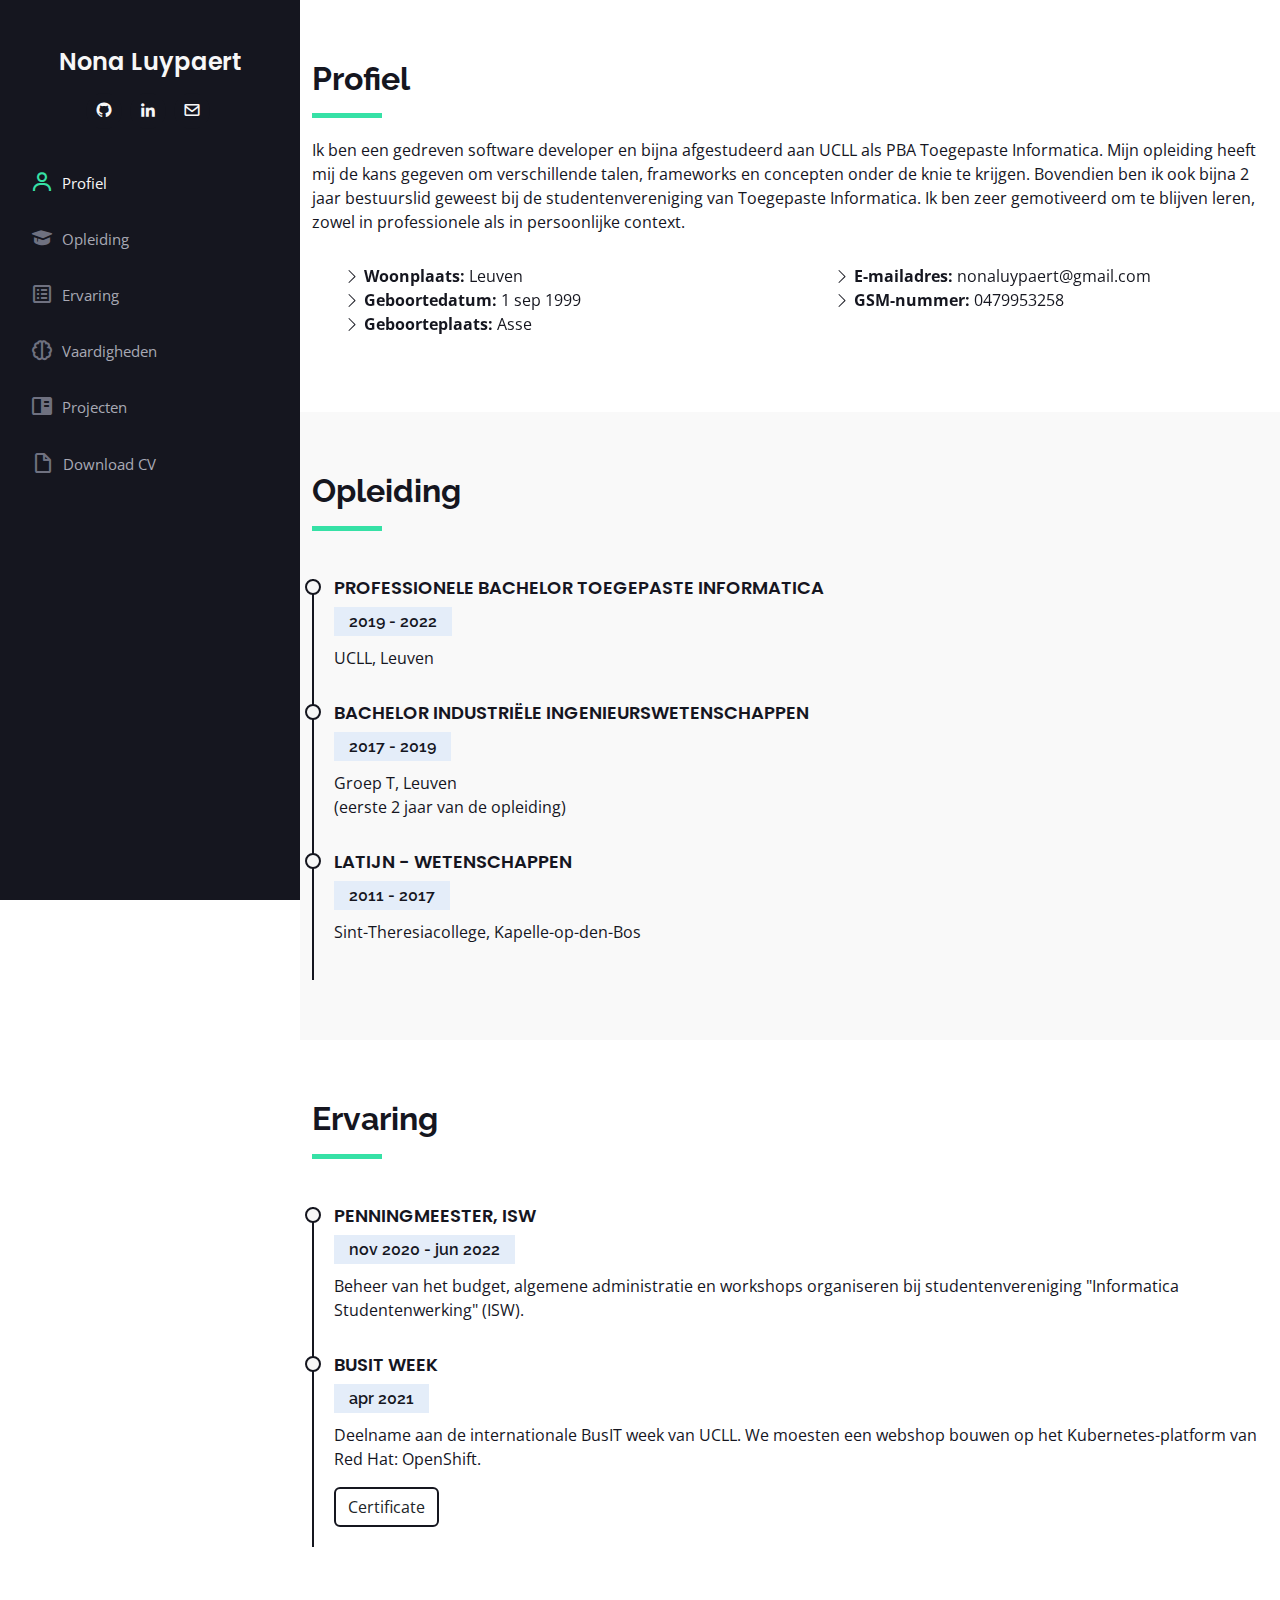
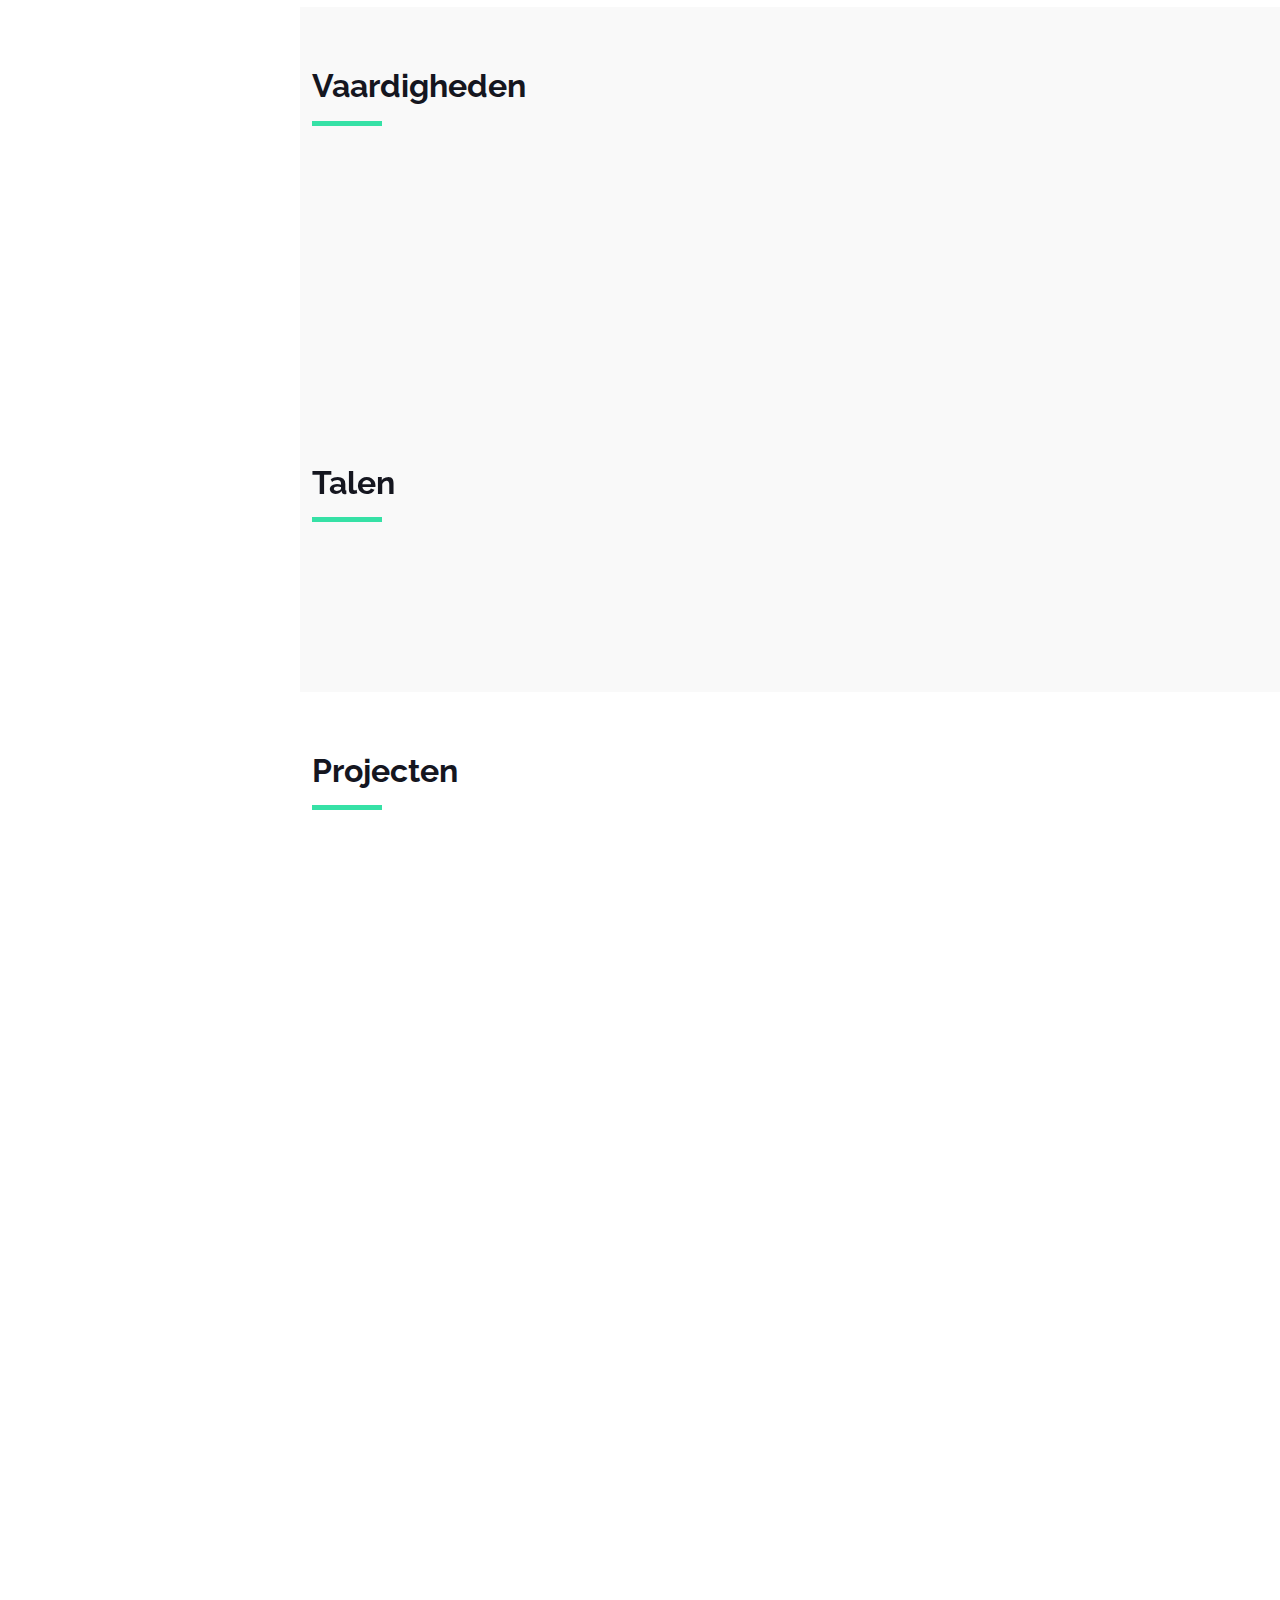
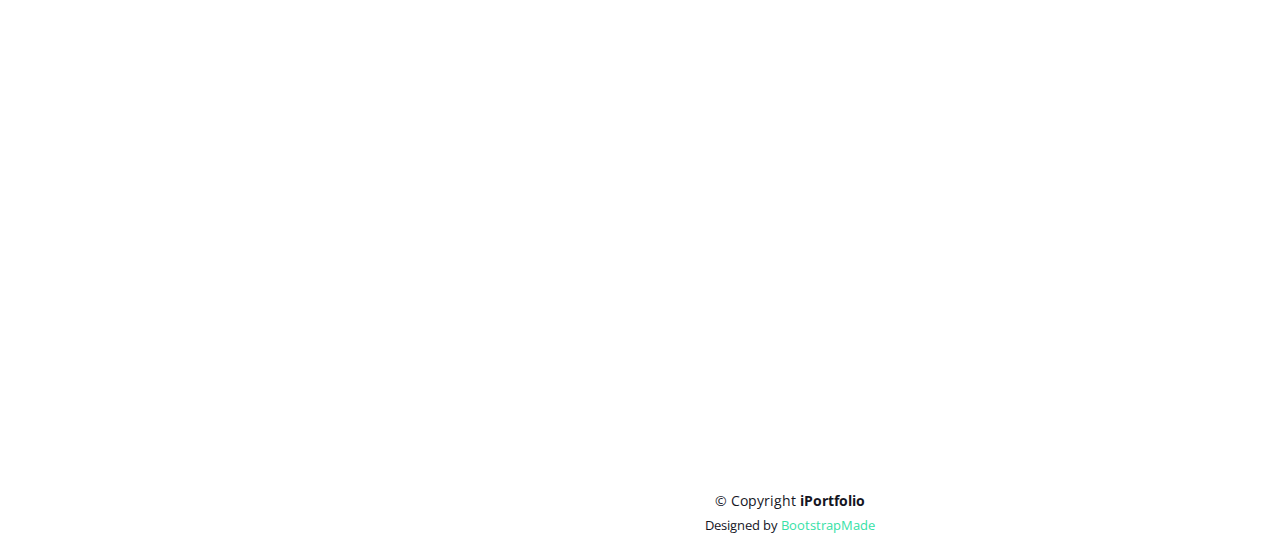
<file: index.html>
<!DOCTYPE html>
<html lang="en">

<head>
  <meta charset="utf-8">
  <meta content="width=device-width, initial-scale=1.0" name="viewport">

  <title>Nona Luypaert</title>
  <meta content="Portfolio van Nona Lypaert." name="description">
  <meta content="portfolio nona luypaert" name="keywords">

  <!-- Favicons -->
  <link href="assets/img/favicon.png" rel="icon">
  <link href="assets/img/apple-touch-icon.png" rel="apple-touch-icon">

  <!-- Google Fonts -->
  <link href="https://fonts.googleapis.com/css?family=Open+Sans:300,300i,400,400i,600,600i,700,700i|Raleway:300,300i,400,400i,500,500i,600,600i,700,700i|Poppins:300,300i,400,400i,500,500i,600,600i,700,700i" rel="stylesheet">

  <!-- Vendor CSS Files -->
  <link href="assets/vendor/aos/aos.css" rel="stylesheet">
  <link href="assets/vendor/bootstrap/css/bootstrap.min.css" rel="stylesheet">
  <link href="assets/vendor/bootstrap-icons/bootstrap-icons.css" rel="stylesheet">
  <link href="assets/vendor/boxicons/css/boxicons.min.css" rel="stylesheet">
  <link href="assets/vendor/glightbox/css/glightbox.min.css" rel="stylesheet">
  <link href="assets/vendor/swiper/swiper-bundle.min.css" rel="stylesheet">

  <!-- Template Main CSS File -->
  <link href="assets/css/style.css" rel="stylesheet">

  <!-- =======================================================
  * Template Name: iPortfolio - v3.8.1
  * Template URL: https://bootstrapmade.com/iportfolio-bootstrap-portfolio-websites-template/
  * Author: BootstrapMade.com
  * License: https://bootstrapmade.com/license/
  ======================================================== -->
</head>

<body>
  <!-- ======= Mobile nav toggle button ======= -->
  <i class="bi bi-list mobile-nav-toggle d-xl-none"></i>

  <!-- ======= Header ======= -->
  <header id="header">
    <div class="d-flex flex-column">
      <div class="profile">
        <!--<img src="assets/img/profile-img.jpg" alt="" class="img-fluid rounded-circle">-->
        <h1 class="text-light mt-5"><a href="index.html">Nona Luypaert</a></h1>
        <div class="social-links mt-3 text-center">
          <a href="https://github.com/nona-luypaert" class="github"><i class="bx bxl-github"></i></a>
          <a href="https://www.linkedin.com/in/nona-luypaert-9910b1208/" class="linkedin"><i class="bx bxl-linkedin"></i></a>
          <a href="mailto:nonaluypaert@gmail.com" class="email"><i class='bx bx-envelope'></i></a>
        </div>
      </div>

      <nav id="navbar" class="nav-menu navbar">
        <ul>
          <li><a href="#profiel" class="nav-link scrollto"><i class="bx bx-user"></i> <span>Profiel</span></a></li>
          <li><a href="#opleiding" class="nav-link scrollto"><i class='bx bxs-graduation'></i> <span>Opleiding</span></a></li>
          <li><a href="#ervaring" class="nav-link scrollto"><i class='bx bx-spreadsheet'></i> <span>Ervaring</span></a></li>
          <li><a href="#skills" class="nav-link scrollto"><i class='bx bx-brain'></i> <span>Vaardigheden</span></a></li>
          <li><a href="#portfolio" class="nav-link scrollto"><i class="bx bxs-book-content"></i> <span>Projecten</span></a></li>
          <li><a href="assets/Nona_Luypaert_CV.pdf" class="btn"><i class='bx bx-file-blank'></i> <span>Download CV</span><a></li>         
        </ul>
      </nav>
    </div>
  </header><!-- End Header -->

  <main id="main">
    <!-- ======= Profiel Section ======= -->
    <section id="profiel" class="profiel">
      <div class="container">
        <div class="section-title">
          <h2>Profiel</h2>
          <p>Ik ben een gedreven software developer en bijna afgestudeerd aan UCLL als PBA Toegepaste Informatica. Mijn opleiding heeft mij de kans gegeven om verschillende talen, frameworks en concepten onder de knie te krijgen. Bovendien ben ik ook bijna 2 jaar bestuurslid geweest bij de studentenvereniging van Toegepaste Informatica. Ik ben zeer gemotiveerd om te blijven leren, zowel in professionele als in persoonlijke context.</p>
        </div>

        <div class="row">
          <div class=" pt-4 pt-lg-0 content" data-aos="fade-left">
            <div class="row">
              <div class="col-lg-6">
                <ul>
                  <li><i class="bi bi-chevron-right"></i> <strong>Woonplaats:</strong> <span>Leuven</span></li>
                  <li><i class="bi bi-chevron-right"></i> <strong>Geboortedatum:</strong> <span>1 sep 1999</span></li>
                  <li><i class="bi bi-chevron-right"></i> <strong>Geboorteplaats:</strong> <span>Asse</span></li>
                </ul>
              </div>
              <div class="col-lg-6">
                <ul>
                  <li><i class="bi bi-chevron-right"></i> <strong>E-mailadres:</strong> <span>nonaluypaert@gmail.com</span></li>
                  <li><i class="bi bi-chevron-right"></i> <strong>GSM-nummer:</strong> <span>0479953258</span></li>
                </ul>
              </div>
            </div>
          </div>
        </div>
      </div>
    </section><!-- End Profiel Section -->

    <!-- ======= Opleiding Section ======= -->
    <section id="opleiding" class="opleiding section-bg">
      <div class="container">
        <div class="section-title">
          <h2>Opleiding</h2>
        </div>
        <div class="resume-item">
          <h4>Professionele Bachelor Toegepaste Informatica</h4>
          <h5>2019 - 2022</h5>
          <p>UCLL, Leuven</p>
        </div>
        <div class="resume-item">
          <h4>Bachelor Industriële Ingenieurswetenschappen</h4>
          <h5>2017 - 2019</h5>
          <p>Groep T, Leuven<br>(eerste 2 jaar van de opleiding)</p>
        </div>
        <div class="resume-item">
          <h4>Latijn - Wetenschappen</h4>
          <h5>2011 - 2017</h5>
          <p>Sint-Theresiacollege, Kapelle-op-den-Bos</p>
        </div>
      </div>
    </section><!-- End Opleiding Section -->

    <!-- ======= Ervaring Section ======= -->
    <section id="ervaring" class="ervaring">
      <div class="container">
        <div class="section-title">
          <h2>Ervaring</h2>
        </div>
        <div class="resume-item">
          <h4>Penningmeester, ISW</h4>
          <h5>nov 2020 - jun 2022</h5>
          <p>Beheer van het budget, algemene administratie en workshops organiseren bij studentenvereniging "Informatica Studentenwerking" (ISW).</p>
        </div>
        <div class="resume-item">
          <h4>BusIT week</h4>
          <h5>apr 2021</h5>
          <p>Deelname aan de internationale BusIT week van UCLL. We moesten een webshop bouwen op het Kubernetes-platform van Red Hat: OpenShift.</p>
          <a href="assets/busit_week_2021_certificate.pdf"class="btn download-btn">Certificate<a>        
        </div>
      </div>
    </section><!-- End Ervaring Section -->

    <!-- ======= Vaardigheden Section ======= -->
    <section id="skills" class="skills section-bg">
      <div class="container">
        <div class="section-title">
          <h2>Vaardigheden</h2>
        </div>
        <div class="row skills-content">
          <div class="col-lg-6" data-aos="fade-up">
            <div class="progress">
              <span class="skill">Microsoft Office <i class="val">100%</i></span>
              <div class="progress-bar-wrap">
                <div class="progress-bar" role="progressbar" aria-valuenow="100" aria-valuemin="0" aria-valuemax="100"></div>
              </div>
            </div>
            <div class="progress">
              <span class="skill">Java <i class="val">80%</i></span>
              <div class="progress-bar-wrap">
                <div class="progress-bar" role="progressbar" aria-valuenow="80" aria-valuemin="0" aria-valuemax="100"></div>
              </div>
            </div>
            <div class="progress">
              <span class="skill">HTML/CSS/JS <i class="val">80%</i></span>
              <div class="progress-bar-wrap">
                <div class="progress-bar" role="progressbar" aria-valuenow="80" aria-valuemin="0" aria-valuemax="100"></div>
              </div>
            </div>
            <div class="progress">
              <span class="skill">SQL <i class="val">80%</i></span>
              <div class="progress-bar-wrap">
                <div class="progress-bar" role="progressbar" aria-valuenow="80" aria-valuemin="0" aria-valuemax="100"></div>
              </div>
            </div>
          </div>
          <div class="col-lg-6" data-aos="fade-up" data-aos-delay="100">
            <div class="progress">
              <span class="skill">Elixir <i class="val">60%</i></span>
              <div class="progress-bar-wrap">
                <div class="progress-bar" role="progressbar" aria-valuenow="60" aria-valuemin="0" aria-valuemax="100"></div>
              </div>
            </div>
            <div class="progress">
              <span class="skill">C++ <i class="val">40%</i></span>
              <div class="progress-bar-wrap">
                <div class="progress-bar" role="progressbar" aria-valuenow="40" aria-valuemin="0" aria-valuemax="100"></div>
              </div>
            </div>
            <div class="progress">
              <span class="skill">Python <i class="val">40%</i></span>
              <div class="progress-bar-wrap">
                <div class="progress-bar" role="progressbar" aria-valuenow="40" aria-valuemin="0" aria-valuemax="100"></div>
              </div>
            </div>
            <div class="progress">
              <span class="skill">C# <i class="val">20%</i></span>
              <div class="progress-bar-wrap">
                <div class="progress-bar" role="progressbar" aria-valuenow="20" aria-valuemin="0" aria-valuemax="100"></div>
              </div>
            </div>
          </div>
        </div>
        
        <!-- ======= Talen Section ======= -->
        <div class="section-title">
          <h2 class="mt-5">Talen</h2>
        </div>
        <div class="row skills-content">
          <div class="col-sm" data-aos="fade-up">
            <div class="progress">
              <span class="skill">Nederlands <i class="val">100%</i></span>
              <div class="progress-bar-wrap">
                <div class="progress-bar" role="progressbar" aria-valuenow="100" aria-valuemin="0" aria-valuemax="100"></div>
              </div>
            </div>
          </div>
          <div class="col-sm" data-aos="fade-up">
            <div class="progress">
              <span class="skill">Engels <i class="val">90%</i></span>
              <div class="progress-bar-wrap">
                <div class="progress-bar" role="progressbar" aria-valuenow="90" aria-valuemin="0" aria-valuemax="100"></div>
              </div>
            </div>
          </div>
          <div class="col-sm" data-aos="fade-up">
            <div class="progress">
              <span class="skill">Frans <i class="val">40%</i></span>
              <div class="progress-bar-wrap">
                <div class="progress-bar" role="progressbar" aria-valuenow="40" aria-valuemin="0" aria-valuemax="100"></div>
              </div>
            </div>
          </div>
        </div><!-- End Talen Section-->
      </div>
    </section><!-- End Vaardigheden Section -->

    <!-- ======= Projecten Section ======= -->
    <section id="portfolio" class="portfolio">
      <div class="container">
        <div class="section-title">
          <h2>Projecten</h2>
        </div>
        <div class="row" data-aos="fade-up">
          <div class="col-lg-12 d-flex justify-content-center">
            <ul id="portfolio-flters">
              <li data-filter="*" class="filter-active">All</li>
              <li data-filter=".filter-web">Webdevelopment</li>
              <li data-filter=".filter-desktop">Desktop-apps</li>
              <li data-filter=".filter-mobile">Mobile Apps</li>
            </ul>
          </div>
        </div>

        <div class="row portfolio-container" data-aos="fade-up" data-aos-delay="100">
          <div class="col-lg-4 col-md-6 portfolio-item filter-web">
            <div class="portfolio-wrap">
              <h4>Internetprogrammeren minor</h4>
              <p>Dit vak bestond uit een groepswerk. We moesten aantonen dat we verschillende concepten van Spring Boot onder de knie hadden. Ook moesten we individueel een frontend maken om 1 van de API's aan te spreken, ik heb hiervoor Angular gekozen.</p>
              <p class="portfolio-tag">Java</p>
              <p class="portfolio-tag">Spring Boot</p>
              <p class="portfolio-tag">Angular</p>
            </div>
          </div>
          <div class="col-lg-4 col-md-6 portfolio-item filter-web">
            <div class="portfolio-wrap">
              <h4>Distributed Applications</h4>
              <p>Ik heb gebruik gemaakt van Phoenix voor de frontend, Mix voor de backend en RabbitMQ als message broker, om een distributed game tracker te bouwen.</p>
              <p class="portfolio-tag">Elixir</p>
              <p class="portfolio-tag">Phoenix</p>
              <p class="portfolio-tag">RabbitMQ</p>
            </div>
          </div>
          <div class="col-lg-4 col-md-6 portfolio-item filter-web">
            <div class="portfolio-wrap">
              <h4>Service Oriented Architecture</h4>
              <p>In dit groepswerk moest elke student een eigen API maken, ik heb gekozen om dit via Spring Boot te doen. Vervolgens moesten we zorgen dat een gemeenschappelijke frontend deze API's kon aanspreken via de open-source API-integrator WSO2.</p>
              <p class="portfolio-tag">Spring Boot</p>
              <p class="portfolio-tag">Java</p>
              <p class="portfolio-tag">WSO2</p>
            </div>
          </div>
          <div class="col-lg-4 col-md-6 portfolio-item filter-web">
            <div class="portfolio-wrap">
              <h4>Projectweek 2 Semester 2</h4>
              <p>Tijdens deze week moesten we in groep een webshop maken. Deze bestond uit 3 microservices die we op OpenShift (Kubernetes-platform van Red Hat) moesten laten draaien.</p>
              <p class="portfolio-tag">Java</p>
              <p class="portfolio-tag">Vue.js</p>
              <p class="portfolio-tag">OpenShift</p>
            </div>
          </div>
          <div class="col-lg-4 col-md-6 portfolio-item filter-mobile">
            <div class="portfolio-wrap">
              <h4>Escape Game</h4>
              <p>Een persoonlijk project, waar ik een (eenvoudig) escape room spel voor Android heb gemaakt.</p>
              <p class="portfolio-tag">Unity</p>
              <p class="portfolio-tag">C#</p>
            </div>
          </div>
          <div class="col-lg-4 col-md-6 portfolio-item filter-web">
            <div class="portfolio-wrap">
              <h4>Projectweek 2 Semester 1</h4>
              <p>Met behulp van CI/CD moesten we in groep een website maken die als interview-tool zou dienen voor een HR-bedrijf.</p>
              <p class="portfolio-tag">Java</p>
            </div>
          </div>
          <div class="col-lg-4 col-md-6 portfolio-item filter-web">
            <div class="portfolio-wrap">
              <h4>Webontwikkeling 4</h4>
              <p>Een groepswerk waarin we moesten aantonen dat we met jQuery en XMLHttpRequests konden werken.</p>
              <p class="portfolio-tag">jQuery</p>
              <p class="portfolio-tag">Java</p>
            </div>
          </div>
          <div class="col-lg-4 col-md-6 portfolio-item filter-desktop">
            <div class="portfolio-wrap">
              <h4>Programmeren voor Multimedia</h4>
              <p>Ik heb voor dit vak een huffman-encoder in C++ geschreven. Hiermee kan je bestanden, afbeeldingen... comprimeren en decomprimeren.</p>
              <p class="portfolio-tag">C++</p>
            </div>
          </div>
          <div class="col-lg-4 col-md-6 portfolio-item filter-mobile">
            <div class="portfolio-wrap">
              <h4>Mobile Applications</h4>
              <p>Een groepswerk waarin we een klein Android-spelletje hebben gemaakt, steunend op enkele mobile-specifieke functionaliteiten, zoals bv. de accelerometer.</p>
              <p class="portfolio-tag">Unity</p>
              <p class="portfolio-tag">C#</p>
            </div>
          </div>
          <div class="col-lg-4 col-md-6 portfolio-item filter-web">
            <div class="portfolio-wrap">
              <h4>Internetprogrammeren major</h4>
              <p>Voor dit vak heb ik een "werkende" webshop gemaakt (alles buiten betaling). Het project werd gemaakt met Phoenix, een web framework voor Elixir.</p>
              <p class="portfolio-tag">Elixir</p>
              <p class="portfolio-tag">Phoenix</p>
            </div>
          </div>
          <div class="col-lg-4 col-md-6 portfolio-item filter-desktop">
            <div class="portfolio-wrap">
              <h4>Programmeren van Visuele Gebruikersomgevingen</h4>
              <p>Steunend op de Model-code van de lector, heb ik de View en ViewModel geschreven. Het doel was een desktop-applicatie waar je het spel Gomoku kon spelen.</p>
              <p class="portfolio-tag">WPF</p>
              <p class="portfolio-tag">C#</p>
            </div>
          </div>
        </div>
      </div>
    </section><!-- End Projecten Section -->

    <!-- ======= Footer ======= -->
    <footer id="footer">
      <div class="container">
        <div class="copyright">
          &copy; Copyright <strong><span>iPortfolio</span></strong>
        </div>
        <div class="credits">
          <!-- All the links in the footer should remain intact. -->
          <!-- You can delete the links only if you purchased the pro version. -->
          <!-- Licensing information: https://bootstrapmade.com/license/ -->
          <!-- Purchase the pro version with working PHP/AJAX contact form: https://bootstrapmade.com/iportfolio-bootstrap-portfolio-websites-template/ -->
          Designed by <a href="https://bootstrapmade.com/">BootstrapMade</a>
        </div>
      </div>
    </footer><!-- End  Footer -->
  </main><!-- End Main -->

  <a href="#" class="back-to-top d-flex align-items-center justify-content-center"><i class="bi bi-arrow-up-short"></i></a>

  <!-- Vendor JS Files -->
  <script src="assets/vendor/aos/aos.js"></script>
  <script src="assets/vendor/bootstrap/js/bootstrap.bundle.min.js"></script>
  <script src="assets/vendor/glightbox/js/glightbox.min.js"></script>
  <script src="assets/vendor/isotope-layout/isotope.pkgd.min.js"></script>
  <script src="assets/vendor/swiper/swiper-bundle.min.js"></script>
  <script src="assets/vendor/waypoints/noframework.waypoints.js"></script>

  <!-- Template Main JS File -->
  <script src="assets/js/main.js"></script>
</body>
</html>
</file>
<file: assets/css/style.css>
/**
* Template Name: iPortfolio - v3.8.1
* Template URL: https://bootstrapmade.com/iportfolio-bootstrap-portfolio-websites-template/
* Author: BootstrapMade.com
* License: https://bootstrapmade.com/license/
*/

/*--------------------------------------------------------------
# General
--------------------------------------------------------------*/
body {
  font-family: "Open Sans", sans-serif;
  color: #15161f;
}

a {
  color: #36e1a6;
  text-decoration: none;
}

a:hover {
  color: #72e6bd;
  text-decoration: none;
}

h1,
h2,
h3,
h4,
h5,
h6 {
  font-family: "Raleway", sans-serif;
}

/*--------------------------------------------------------------
# Back to top button
--------------------------------------------------------------*/
.back-to-top {
  position: fixed;
  visibility: hidden;
  opacity: 0;
  right: 15px;
  bottom: 15px;
  z-index: 996;
  background: #36e1a6;
  width: 40px;
  height: 40px;
  border-radius: 50px;
  transition: all 0.4s;
}

.back-to-top i {
  font-size: 28px;
  color: #f7f7f7;
  line-height: 0;
}

.back-to-top:hover {
  background: #72e6bd;
  color: #f7f7f7;
}

.back-to-top.active {
  visibility: visible;
  opacity: 1;
}

/*--------------------------------------------------------------
# Header
--------------------------------------------------------------*/
#header {
  position: fixed;
  top: 0;
  left: 0;
  bottom: 0;
  width: 300px;
  transition: all ease-in-out 0.5s;
  z-index: 9997;
  transition: all 0.5s;
  padding: 0 15px;
  background: #15161f;
  overflow-y: auto;
}

#header .profile img {
  margin: 15px auto;
  display: block;
  width: 120px;
  border: 8px solid #15161f;
}

#header .profile h1 {
  font-size: 24px;
  margin: 0;
  padding: 0;
  font-weight: 600;
  -moz-text-align-last: center;
  text-align-last: center;
  font-family: "Poppins", sans-serif;
}

#header .profile h1 a,
#header .profile h1 a:hover {
  color: #f7f7f7;
  text-decoration: none;
}

#header .profile .social-links a {
  font-size: 18px;
  display: inline-block;
  background: #15161f;
  color: #f7f7f7;
  line-height: 1;
  padding: 8px 0;
  margin-right: 4px;
  border-radius: 50%;
  text-align: center;
  width: 36px;
  height: 36px;
  transition: 0.3s;
}

#header .profile .social-links a:hover {
  background: #36e1a6;
  color: #15161f;
  text-decoration: none;
}

#main {
  margin-left: 300px;
}

@media (max-width: 1199px) {
  #header {
    left: -300px;
  }

  #main {
    margin-left: 0;
  }
}

/*--------------------------------------------------------------
# Navigation Menu
--------------------------------------------------------------*/
/* Desktop Navigation */
.nav-menu {
  padding: 30px 0 0 0;
}

.nav-menu * {
  margin: 0;
  padding: 0;
  list-style: none;
}

.nav-menu>ul>li {
  position: relative;
  white-space: nowrap;
}

.nav-menu a,
.nav-menu a:focus {
  display: flex;
  align-items: center;
  color: #a8a9b4;
  padding: 12px 15px;
  margin-bottom: 8px;
  transition: 0.3s;
  font-size: 15px;
}

.nav-menu a i,
.nav-menu a:focus i {
  font-size: 24px;
  padding-right: 8px;
  color: #6f7180;
}

.nav-menu a:hover,
.nav-menu .active,
.nav-menu .active:focus,
.nav-menu li:hover>a {
  text-decoration: none;
  color: #f7f7f7;
}

.nav-menu a:hover i,
.nav-menu .active i,
.nav-menu .active:focus i,
.nav-menu li:hover>a i {
  color: #36e1a6;
}

/* Mobile Navigation */
.mobile-nav-toggle {
  position: fixed;
  right: 15px;
  top: 15px;
  z-index: 9998;
  border: 0;
  font-size: 24px;
  transition: all 0.4s;
  outline: none !important;
  background-color: #36e1a6;
  color: #f7f7f7;
  width: 40px;
  height: 40px;
  display: inline-flex;
  align-items: center;
  justify-content: center;
  line-height: 0;
  border-radius: 50px;
  cursor: pointer;
}

.mobile-nav-active {
  overflow: hidden;
}

.mobile-nav-active #header {
  left: 0;
}

/*--------------------------------------------------------------
# Sections General
--------------------------------------------------------------*/
section {
  padding: 60px 0;
  overflow: hidden;
}

.section-bg {
  background: #f9f9f9;
}

.section-title {
  padding-bottom: 30px;
}

.section-title h2 {
  font-size: 32px;
  font-weight: bold;
  margin-bottom: 20px;
  padding-bottom: 20px;
  position: relative;
  color: #15161f;
}

.section-title h2::after {
  content: "";
  position: absolute;
  display: block;
  width: 70px;
  height: 5px;
  background: #36e1a6;
  bottom: 0;
  left: 0;
}

.section-title p {
  margin-bottom: 0;
}

ul {
  list-style: none;
}

/*--------------------------------------------------------------
# Skills
--------------------------------------------------------------*/
.skills .progress {
  height: 60px;
  display: block;
  background: none;
  border-radius: 0;
}

.skills .progress .skill {
  padding: 0;
  margin: 0 0 6px 0;
  text-transform: uppercase;
  display: block;
  font-weight: 600;
  font-family: "Poppins", sans-serif;
  color: #15161f;
}

.skills .progress .skill .val {
  float: right;
  font-style: normal;
}

.skills .progress-bar-wrap {
  background: #dce8f8;
  height: 10px;
}

.skills .progress-bar {
  width: 1px;
  height: 10px;
  transition: 0.9s;
  background-color: #36e1a6;
}

/*--------------------------------------------------------------
# Opleiding
--------------------------------------------------------------*/
.opleiding .resume-title {
  font-size: 26px;
  font-weight: 700;
  margin-top: 20px;
  margin-bottom: 20px;
  color: #15161f;
}

.opleiding .resume-item {
  padding: 0 0 20px 20px !important;
  margin-top: -2px;
  border-left: 2px solid #15161f;
  position: relative;
}

.opleiding .resume-item h4 {
  line-height: 18px;
  font-size: 18px;
  font-weight: 600;
  text-transform: uppercase;
  font-family: "Poppins", sans-serif;
  color: #15161f;
  margin-bottom: 10px;
}

.opleiding .resume-item h5 {
  font-size: 16px;
  background: #e4edf9;
  padding: 5px 15px;
  display: inline-block;
  font-weight: 600;
  margin-bottom: 10px;
}

.opleiding .resume-item ul {
  padding-left: 20px;
}

.opleiding .resume-item ul li {
  padding-bottom: 10px;
}

.opleiding .resume-item::before {
  content: "";
  position: absolute;
  width: 16px;
  height: 16px;
  border-radius: 50px;
  left: -9px;
  top: 0;
  background: #f7f7f7;
  border: 2px solid #15161f;
}

/*--------------------------------------------------------------
# Ervaring
--------------------------------------------------------------*/
.ervaring .resume-title {
  font-size: 26px;
  font-weight: 700;
  margin-top: 20px;
  margin-bottom: 20px;
  color: #15161f;
}

.ervaring .resume-item {
  padding: 0 0 20px 20px !important;
  margin-top: -2px;
  border-left: 2px solid #15161f;
  position: relative;
}

.ervaring .resume-item h4 {
  line-height: 18px;
  font-size: 18px;
  font-weight: 600;
  text-transform: uppercase;
  font-family: "Poppins", sans-serif;
  color: #15161f;
  margin-bottom: 10px;
}

.ervaring .resume-item h5 {
  font-size: 16px;
  background: #e4edf9;
  padding: 5px 15px;
  display: inline-block;
  font-weight: 600;
  margin-bottom: 10px;
}

.ervaring .resume-item ul {
  padding-left: 20px;
}

.ervaring .resume-item ul li {
  padding-bottom: 10px;
}

.ervaring .resume-item::before {
  content: "";
  position: absolute;
  width: 16px;
  height: 16px;
  border-radius: 50px;
  left: -9px;
  top: 0;
  background: #f7f7f7;
  border: 2px solid #15161f;
}

.download-btn {
  border: 2px solid #15161f;
}

/*--------------------------------------------------------------
# Portfolio
--------------------------------------------------------------*/
.portfolio .portfolio-item {
  margin-bottom: 30px;
}

.portfolio #portfolio-flters {
  padding: 0;
  margin: 0 auto 35px auto;
  list-style: none;
  text-align: center;
  background: #f9f9f9;
  border-radius: 50px;
  padding: 2px 15px;
}

.portfolio #portfolio-flters li {
  cursor: pointer;
  display: inline-block;
  padding: 10px 15px 8px 15px;
  font-size: 14px;
  font-weight: 600;
  line-height: 1;
  text-transform: uppercase;
  color: #15161f;
  margin-bottom: 5px;
  transition: all 0.3s ease-in-out;
}

.portfolio #portfolio-flters li:hover,
.portfolio #portfolio-flters li.filter-active {
  color: #36e1a6;
}

.portfolio #portfolio-flters li:last-child {
  margin-right: 0;
}

.portfolio .portfolio-wrap {
  transition: 0.3s;
  position: relative;
  overflow: hidden;
  z-index: 1;
}

.portfolio .portfolio-wrap::before {
  content: "";
  background: rgba(255, 255, 255, 0.5);
  position: absolute;
  left: 0;
  right: 0;
  top: 0;
  bottom: 0;
  transition: all ease-in-out 0.3s;
  z-index: 2;
  opacity: 0;
}

.portfolio .portfolio-wrap .portfolio-links {
  opacity: 1;
  left: 0;
  right: 0;
  bottom: -60px;
  z-index: 3;
  position: absolute;
  transition: all ease-in-out 0.3s;
  display: flex;
  justify-content: center;
}

.portfolio-tag {
  font-size: 16px;
  background: #e4edf9;
  padding: 5px 15px;
  display: inline-block;
  font-weight: 600;
  margin-bottom: 10px;
}

/*--------------------------------------------------------------
# Footer
--------------------------------------------------------------*/
#footer {
  padding: 15px;
  color: #15161f;
  font-size: 14px;
  width: 300px;
  z-index: 9999;
  margin-left: auto;
  margin-right: auto;
}

#footer .copyright {
  text-align: center;
}

#footer .credits {
  padding-top: 5px;
  text-align: center;
  font-size: 13px;
  color: #15161f;
}

@media (max-width: 1199px) {
  #footer {
    position: static;
    width: auto;
    padding-right: 20px 15px;
  }
}
</file>
